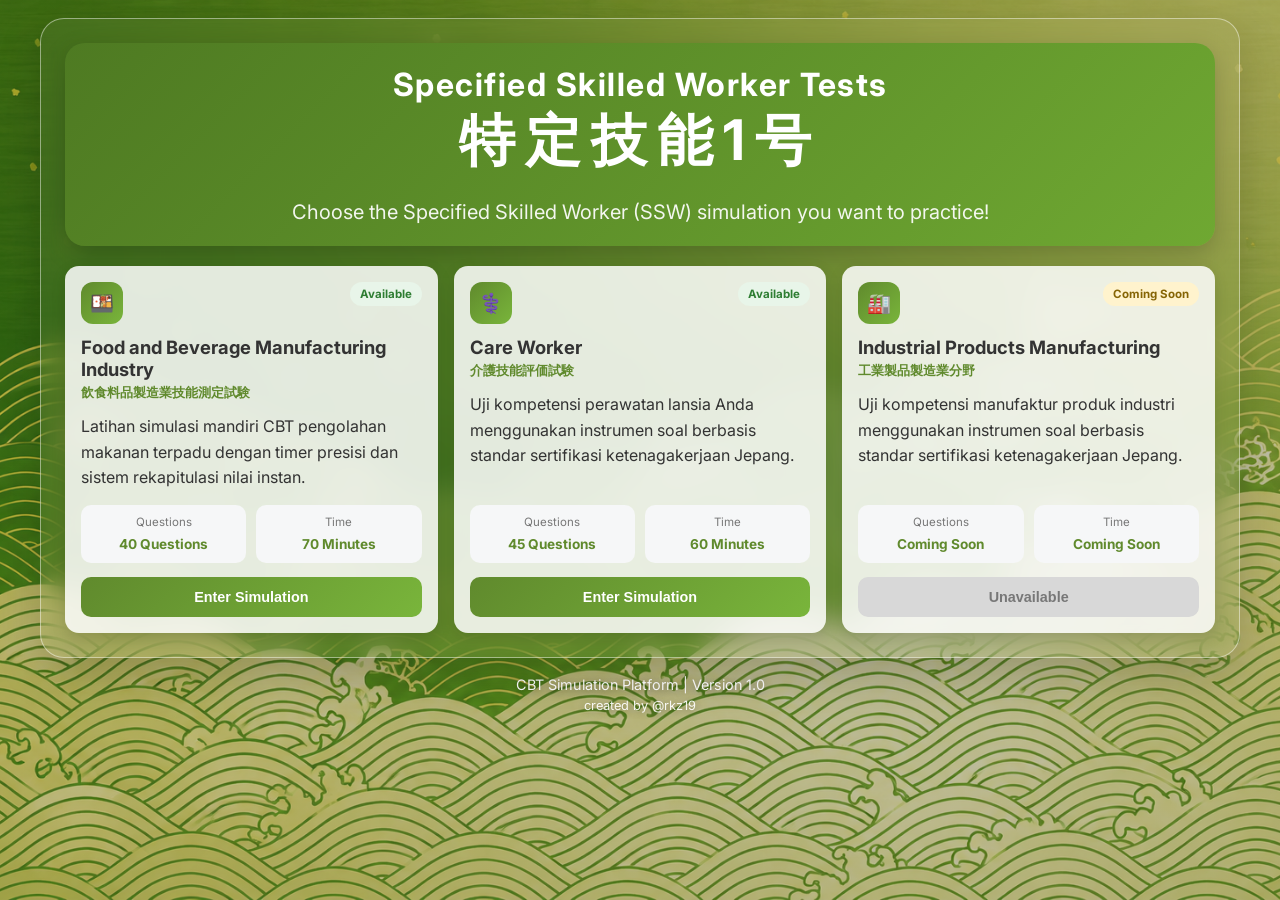
<file: index.html>
<!DOCTYPE html>
<html lang="id">
<head>
    <meta charset="UTF-8">
    <meta name="viewport" content="width=device-width, initial-scale=1.0">
    <title>SSW TESTS</title>

    <link rel="icon" type="image/png" href="iconweb.png">

    <link rel="stylesheet" href="css/home.css">
</head>
<body>

<div class="wrapper">

    <header class="hero">
        <div class="hero-badge">Specified Skilled Worker Tests</div>
        <h1>特定技能1号</h1>
        <p>Choose the Specified Skilled Worker (SSW) simulation you want to practice!</p>
    </header>

    <main class="simulation-grid">

        <section class="simulation-card">
            <div class="card-top">
            <div class="card-icon" aria-hidden="true">🍱</div>
                <span class="status available">Available</span>
            </div>
            <div class="card-body">
                <h2>Food and Beverage Manufacturing Industry</h2>
                <div class="jp-title">飲食料品製造業技能測定試験</div>
                <p>Latihan simulasi mandiri CBT pengolahan makanan terpadu dengan timer presisi dan sistem rekapitulasi nilai instan.</p>
                <div class="card-info">
                    <div class="info-box">
                        <span>Questions</span>
                        <strong id="pm-total-question">Loading...</strong>
                    </div>
                    <div class="info-box">
                        <span>Time</span>
                        <strong id="pm-duration">Loading...</strong>
                    </div>
                </div>
            </div>
            <div class="card-action">
                <button type="button" class="btn-start" onclick="selectExam('pm')">Enter Simulation</button>
            </div>
        </section>

        <section class="simulation-card">
            <div class="card-top">
                <div class="card-icon" aria-hidden="true">⚕️</div>
                <span class="status available">Available</span>
            </div>
            <div class="card-body">
                <h2>Care Worker</h2>
                <div class="jp-title">介護技能評価試験</div>
                <p>Uji kompetensi perawatan lansia Anda menggunakan instrumen soal berbasis standar sertifikasi ketenagakerjaan Jepang.</p>
                <div class="card-info">
                    <div class="info-box">
                        <span>Questions</span>
                        <strong id="kaigo-total-question">Loading...</strong>
                    </div>
                    <div class="info-box">
                        <span>Time</span>
                        <strong id="kaigo-duration">Loading...</strong>
                    </div>
                </div>
            </div>
            <div class="card-action">
                <button type="button" class="btn-start" onclick="selectExam('kaigo')">Enter Simulation</button>
            </div>
        </section>

        <section class="simulation-card disabled">
    <div class="card-top">
        <div class="card-icon" aria-hidden="true">🏭</div>
        <span class="status soon">Coming Soon</span>
    </div>

    <div class="card-body">
        <h2>Industrial Products Manufacturing</h2>
        <div class="jp-title">工業製品製造業分野</div>

        <p>
            Uji kompetensi manufaktur produk industri menggunakan instrumen soal
            berbasis standar sertifikasi ketenagakerjaan Jepang.
        </p>

        <div class="card-info">
            <div class="info-box">
                <span>Questions</span>
                <strong>Coming Soon</strong>
            </div>

            <div class="info-box">
                <span>Time</span>
                <strong>Coming Soon</strong>
            </div>
        </div>
    </div>

    <div class="card-action">
        <button type="button" class="btn-disabled" disabled>
            Unavailable
        </button>
    </div>
</section>

    </main>

    
</div>

<footer class="footer">
    <p>CBT Simulation Platform | Version 1.0</p>
    <small>created by @rkz19</small>
</footer>


<script src="js/config.js"></script>
<script>
    document.addEventListener("DOMContentLoaded", async () => {

    const pm = await loadConfig("pm");

    if(pm){

        document.getElementById("pm-total-question").textContent =
            `${pm.totalQuestions} Questions`;

        document.getElementById("pm-duration").textContent =
            `${pm.durationMinutes} Minutes`;
    }

    const kaigo = await loadConfig("kaigo");

    if(kaigo){

        document.getElementById("kaigo-total-question").textContent =
            `${kaigo.totalQuestions} Questions`;

        document.getElementById("kaigo-duration").textContent =
            `${kaigo.durationMinutes} Minutes`;
    }

});

function selectExam(category){

    localStorage.setItem("examCategory", category);

    window.location.href = "dashboard.html";

}
</script>
</body>
</html>
</file>
<file: css/home.css>
@import url('https://fonts.googleapis.com/css2?family=Inter:wght@400;500;600;700&display=swap');

:root{
    --primary:#608a2d;
    --primary-dark:#507a1c;
    --text:#333;
}

*{
    margin:0;
    padding:0;
    box-sizing:border-box;
}

body{
    font-family:'Inter',sans-serif;
    background:
        linear-gradient(rgba(0,0,0,.25),rgba(0,0,0,.25)),
        url('../backgroundpb.png') center/cover fixed;
    min-height:100vh;
    padding:18px;
    color:var(--text);
    overflow-x: hidden; /* Mencegah scrollbar horizontal pada Android */
}

.wrapper{
    width:100%;
    max-width:1200px;
    margin:auto;

    background:rgba(255,255,255,.05);
    backdrop-filter:blur(14px);
    -webkit-backdrop-filter: blur(14px);

    border-radius:24px;
    padding:24px;

    border:1px solid rgba(255,255,255,.45);
    box-shadow:0 18px 45px rgba(0,0,0,.18);
}

/* HERO */
.hero{
    background:linear-gradient(135deg,#4e7a22,#6fa832);
    color:#fff;
    border-radius:20px;
    padding:22px 28px;
    margin-bottom:20px;
    box-shadow:0 8px 25px rgba(0,0,0,.18);
    text-align:center;
}
.hero-badge{
    font-size:2rem;
    font-weight:700;
    letter-spacing:1.5px;
}

.hero h1{
    font-size:3.5rem;
    font-weight:700;
    letter-spacing:10px;
    margin-bottom:6px;
}

.hero p{
    font-size:1.25rem;
    opacity:.92;
    margin-top:20px;
}

/* GRID */
.simulation-grid{
    display:grid;
    grid-template-columns:repeat(auto-fit,minmax(260px,1fr));
    gap:16px;
}

/* CARD */
.simulation-card{
    background:rgba(255,255,255,.85);
    border-radius:14px;
    padding:16px;

    display:flex;
    flex-direction:column;

    height:100%;

    box-shadow:0 5px 15px rgba(0,0,0,.12);
    transition:.22s ease;
}

.simulation-card:hover{
    transform:translateY(-4px);
    box-shadow:0 12px 24px rgba(0,0,0,.14);
}

.card-top{
    display:flex;
    justify-content:space-between;
    align-items:flex-start;
    margin-bottom:12px;
}

.card-icon{
    width:42px;
    height:42px;
    border-radius:12px;
    font-size:1.2rem;
    background:linear-gradient(135deg,var(--primary),#79b53b);
    display:flex;
    align-items:center;
    justify-content:center;
    color:#fff;
}

.status{
    font-size:.72rem;
    font-weight:700;
    padding:5px 10px;
    border-radius:20px;
}

.available{
    background:#e8f5e9;
    color:#2e7d32;
}

.soon{
    background:#fff3cd;
    color:#856404;
}

.card-body{
    flex:1;
    display:flex;
    flex-direction:column;
}

.card-body p{
    min-height:72px;
    line-height:1.6;
    margin-bottom:14px;
}

.card-info{
    display:flex;
    gap:10px;
    margin-top:auto;
}

.card-body h2{
    font-size:1.15rem;
    margin-bottom:4px;
    color:#333;
}

.jp-title{
    font-size:.82rem;
    color:var(--primary);
    font-weight:600;
    margin-bottom:12px;
}

.info-box{
    flex:1;
    background:#f6f7f8;
    border-radius:10px;
    padding:10px;
    text-align:center;
}

.info-box span{
    display:block;
    font-size:.72rem;
    color:#777;
    margin-bottom:4px;
}

.info-box strong{
    font-size:.85rem;
    color:var(--primary);
}

.card-action{
    margin-top:14px;
}

.btn-start,
.btn-disabled{
    width:100%;
    display:block;
    text-align:center;
    padding:12px; /* Ditingkatkan sedikit untuk kenyamanan tap di Android */
    border-radius:10px;
    font-weight:700;
    text-decoration:none;
    font-size:.9rem;
    border: none;
    cursor: pointer;
}

.btn-start{
    background:linear-gradient(135deg,var(--primary),#79b53b);
    color:#fff;
}

.btn-start:hover{
    background:linear-gradient(135deg,var(--primary-dark),var(--primary));
}

.btn-disabled{
    background:#d8d8d8;
    color:#777;
    cursor:not-allowed;
}

.footer{
    max-width:1200px;
    margin:18px auto 0;
    text-align:center;
    color:#fff;
    font-size:.9rem;
    text-shadow:0 2px 8px rgba(0,0,0,.45);
}

.footer small{
    display:block;
    margin-top:5px;
    opacity:.9;
    font-size:.8rem;
}

/* MEDIA QUERY OPTIMIZATION FOR ANDROID/MOBILE */
@media(max-width:768px){
    body{
        padding:10px;
    }

    .wrapper{
        padding:15px;
        border-radius:16px;
    }

    .hero{
        padding:18px 14px;
        border-radius:14px;
    }

    .hero-badge{
        font-size:1.4rem;
    }

    .hero h1{
        font-size:1.8rem;
        letter-spacing:4px;
    }

    .hero p{
        font-size:1rem;
        margin-top:10px;
    }

    .simulation-grid{
        grid-template-columns:1fr;
        gap:14px;
    }
}
</file>
<file: css/main.css>
@import url('https://fonts.googleapis.com/css2?family=Inter:wght@400;600;700&display=swap');

:root {
    --primary-color: #608a2d;
    --primary-hover: #507a1c;
    --success-color: #28a745;
    --danger-color: #dc3545;
    --warning-color: #ffc107;
    --text-color: #333;
    --panel-shadow: 0 8px 22px rgba(0,0,0,.18);
}

* {
    margin: 0;
    padding: 0;
    box-sizing: border-box;
}

body {
    font-family: 'Inter', sans-serif;
    background:
        linear-gradient(rgba(0,0,0,.25), rgba(0,0,0,.25)),
        url('../backgroundpb.png') center/cover fixed;
    background-color: #4a7a3a;
    color: var(--text-color);
    line-height: 1.6;
    padding: 30px 30px 30px 0;
    min-height: 100vh;
    display: flex;
    justify-content: flex-end;
    align-items: flex-start;
    position: relative;
    overflow-x: hidden;
}

/* ==========================
   BRAND
========================== */
.brand-label {
    position: absolute;
    top: 25px;
    left: 30px;
    z-index: 1000;
    display: flex;
    align-items: center;
    gap: 16px;
    background: transparent;
    padding: 0;
    box-shadow: none;
}

.brand-icon-box {
    width: 70px;
    height: 60px;
    display: flex;
    justify-content: center;
    align-items: center;
    background: #ffffff;
    border-radius: 8px;
    box-shadow: 0 8px 22px rgba(0,0,0,.18);
    flex-shrink: 0;
}

.brand-icon {
    width: 60px;
    height: 60px;
    display: block;
    object-fit: contain;
}

.brand-text {
    color: #ffffff;
    font-size: 1.55rem;
    font-weight: 800;
    line-height: 1.15;
    text-shadow: 0 3px 10px rgba(0,0,0,.35);
}

/* ==========================
   MAIN CONTAINER
========================= */
.container {
    width: 100%;
    max-width: 760px;
    padding: 24px;
    background: rgba(255, 255, 255, .05);
    backdrop-filter: blur(14px);
    -webkit-backdrop-filter: blur(14px);
    border-radius: 24px;
    border: 1px solid rgba(255, 255, 255, .65);
    box-shadow: 0 18px 45px rgba(0,0,0,.16);
}

/* HEADER */
.dash-header {
    background: linear-gradient(135deg, #4e7a22, #6fa832);
    color: #fff;
    padding: 22px 30px 18px;
    border-radius: 16px;
    text-align: center;
    margin-bottom: 16px;
    box-shadow: 0 4px 15px rgba(0,0,0,.2);
}

.dash-header h1 {
    font-size: 2rem;
    font-weight: 700;
    letter-spacing: 5px;
    line-height: 1.3;
    margin-bottom: 5px;
}

.dash-header p {
    font-size: 1.5rem;
    opacity: .9;
    letter-spacing: 3px;
}

/* STATS */
.stats-section {
    display: grid;
    grid-template-columns: repeat(3, 1fr);
    gap: 12px;
    margin-bottom: 16px;
}

.stat-card {
    background: rgba(255, 255, 255, .75);
    padding: 16px 12px;
    text-align: center;
    border-radius: 14px;
    border: 1px solid rgba(255, 255, 255, .8);
    box-shadow: 0 2px 10px rgba(0,0,0,.07);
    backdrop-filter: blur(6px);
    -webkit-backdrop-filter: blur(6px);
}

.stat-card h3 {
    font-size: .72rem;
    color: #6a9a3a;
    margin-bottom: 8px;
    text-transform: uppercase;
    font-weight: 700;
}

.stat-card p {
    font-size: 2rem;
    font-weight: 700;
    color: #4a7a22;
}

/* ACTION BUTTONS */
.action-section {
    width: 100%;
    margin-bottom: 18px;
}

.action-buttons {
    display: grid;
    grid-template-columns: 2.05fr 1fr;
    gap: 12px;
    width: 100%;
}

.btn {
    display: inline-block;
    padding: 12px 24px;
    border: none;
    border-radius: 10px;
    cursor: pointer;
    font-weight: 700;
    transition: .2s;
    text-align: center;
}

.btn:hover {
    transform: translateY(-2px);
}

.btn-start {
    height: 72px;
    background: linear-gradient(135deg, #4e7a22,#6fa832);
    color: white;
    font-size: 1.55rem;
    font-weight: 700;
    letter-spacing: 1.5px;
    box-shadow: var(--panel-shadow);
}

.btn-kotoba {
    height: 72px;
    background: #1e293b;
    color: white;
    font-size: 1.55rem;
    font-weight: 700;
    letter-spacing: 1px;
    box-shadow: var(--panel-shadow);
}

.btn-primary {
    background: var(--primary-color);
    color: white;
}

.btn-primary:hover {
    background: var(--primary-hover);
}

.btn-secondary {
    background: #e2e6ea;
    color: #495057;
}

.btn-secondary:hover {
    background: #cbd5e1;
}

/* HISTORY */
.history-section {
    display: flex;
    flex-direction: column;
    background: rgba(255, 255, 255, .9);
    border-radius: 16px;
    padding: 20px;
}

.history-section h2 {
    font-size: 1.15rem;
    margin-bottom: 12px;
    color: #3a5a1a;
}

.table-responsive {
    overflow-x: auto; /* Memungkinkan horizontal scroll di HP pada tabel riwayat */
    -webkit-overflow-scrolling: touch;
    background: white;
    border-radius: 12px;
    width: 100%;
}

table {
    width: 100%;
    border-collapse: collapse;
    text-align: center;
    font-size: .9rem;
}

th, td {
    padding: 12px;
    border-bottom: 1px solid #ddd;
    white-space: nowrap;
}

th {
    background: #f5faf0;
    color: #5a7a3a;
}

.status-pass {
    color: var(--success-color);
    font-weight: 700;
}

.status-fail {
    color: var(--danger-color);
    font-weight: 700;
}

.btn-review {
    background: #608a2d;
    color: #fff;
    border: none;
    border-radius: 6px;
    padding: 6px 12px;
    font-size: .8rem;
    font-weight: 600;
    cursor: pointer;
    transition: all .2s ease;
    box-shadow: 0 2px 6px rgba(0,0,0,.15);
}

.btn-review:hover {
    background: #507a1c;
    transform: translateY(-2px);
}

.history-action {
    margin-top: 15px;
    display: flex;
    justify-content: flex-end;
}

.btn-remove {
    background: #be2d3b;
    color: white;
    font-size: .9rem;
    padding: 10px 20px;
    border-radius: 8px;
    font-weight: 700;
}

.btn-remove:hover {
    background: #861e28;
}

/* MODAL BOX */
.modal-overlay {
    display: none;
    position: fixed;
    inset: 0;
    background: rgba(0,0,0,.55);
    z-index: 9999;
    justify-content: center;
    align-items: center;
    padding: 15px; /* Memberikan batas agar tidak mepet tepi HP */
}

.modal-content {
    background: white;
    padding: 24px;
    border-radius: 20px;
    width: 100%;
    max-width: 400px;
    text-align: center;
    box-shadow: 0 15px 35px rgba(0, 0, 0, 0.25);
}

.modal-content h2 {
    color: #608a2d;
    font-size: 2rem;
    font-weight: 800;
    margin-bottom: 5px;
}

#modal-info {
    font-size: 1.25rem;
    line-height: 1.5;
    color: #334155;
    margin: 20px 0;
}

.modal-actions {
    display: flex;
    flex-direction: column;
    gap: 10px;
    margin-top: 20px;
}

.modal-actions .btn {
    width: 100%;
    font-size: 1.1rem;
    padding: 12px 24px;
}

/* ==========================
   TOMBOL KEMBALI (BACK BUTTON)
========================== */
.btn-back {
    position: fixed;
    top: 85px;
    left: 400px;
    width: 112px;
    height: 44px;
    border: 1px solid rgba(255, 255, 255, 0.45);
    border-radius: 20px;
    background: linear-gradient(135deg, #4e7a22, #6fa832);
    color: #ffffff;
    font-size: 15px;
    font-weight: 700;
    letter-spacing: 1px;
    cursor: pointer;
    display: flex;
    align-items: center;
    justify-content: center;
    gap: 8px;
    box-shadow: 0 8px 24px rgba(78, 122, 34, 0.35);
    transition: all 0.3s cubic-bezier(0.175, 0.885, 0.32, 1.275); 
    z-index: 1000;
}

.btn-back::before {
    content: "◀";
    font-size: 11px;
    transition: transform 0.2s ease;
}

.btn-back:hover {
    background: linear-gradient(135deg, #5c8f28, #7ebd3a);
    transform: translateY(-3px);
}

/* RESPONSIVE LAYOUT FOR ANDROID */
@media(max-width:900px){
    body {
        justify-content: center;
        padding: 120px 15px 80px 15px; /* Menambah padding bawah agar tidak tertutup tombol back */
    }

    .container {
        max-width: 100%;
    }

    .brand-label {
        left: 50%;
        transform: translateX(-50%);
        width: max-content;
    }
}

@media(max-width:768px){
    .btn-back {
        position: fixed;
        left: 15px;
        bottom: 15px;
        top: auto;
        width: auto;
        height: auto;
        padding: 10px 18px;
        font-size: 14px;
        box-shadow: 0 6px 18px rgba(0,0,0,0.3);
    }
}

@media(max-width:480px){
    .dash-header {
        padding: 16px 10px;
    }

    .dash-header h1 {
        font-size: 1.4rem;
        letter-spacing: 2px;
    }

    .dash-header p {
        font-size: 1rem;
        letter-spacing: 1px;
    }

    .stats-section {
        grid-template-columns: 1fr;
        gap: 8px;
    }

    .stat-card {
        padding: 10px;
    }

    .stat-card p {
        font-size: 1.5rem;
    }

    .action-buttons {
        grid-template-columns: 1fr; /* Tombol bertumpuk vertikal di layar HP sempit */
    }

    .btn-start, .btn-kotoba {
        height: 60px;
        font-size: 1.2rem;
    }

    .modal-content {
        padding: 20px 15px;
    }

    .modal-content h2 {
        font-size: 1.6rem;
    }

    #modal-info {
        font-size: 1.1rem;
    }
}
</file>
<file: css/prometric.css>
/* css/prometric.css */

/* ===== RESET & FONT ===== */
* {
    box-sizing: border-box;
    margin: 0;
    padding: 0;
    font-family: 'Inter', -apple-system, sans-serif;
}

/* ===== VARIABEL WARNA ===== */
:root {
    --bg-header:         #1e293b;
    --bg-sidebar-header: #f1f5f9;
    --border-color:      #cbd5e1;
    --primary-blue:      #0f172a;
    --accent-green:      #608a2d;
    --success-green:     #608a2d;
    --answered-blue:     #1e293b;
    --warning-yellow:    #f59e0b;
    --danger-red:        #ef4444;
}

body.prometric-body {
    display: flex;
    flex-direction: column;
    height: 100vh;
    overflow: hidden;
    background-color: #f1f5f9;
}

/* ===== HEADER ATAS ===== */
.prometric-header {
    background: linear-gradient(135deg, #1e293b, #2d3f55);
    color: #ffffff;
    display: flex;
    justify-content: space-between;
    align-items: center;
    padding: 14px 24px;
    border-bottom: 1px solid #334155;
    box-shadow: 0 2px 8px rgba(0,0,0,0.2);
}

.exam-title .title-main {
    font-weight: 700;
    font-size: 1.1em;
    display: block;
    letter-spacing: 0.3px;
}

.exam-title .title-sub {
    font-size: 0.92rem;
    color: #94a3b8;
    margin-top: 3px;
}

.header-right {
    display: flex;
    align-items: center;
    gap: 12px;
}

.progress-info {
    font-size: 0.85rem;
    background-color: rgba(255,255,255,0.08);
    padding: 6px 12px;
    border-radius: 8px;
    color: #cbd5e1;
    border: 1px solid #334155;
}

.timer-box {
    background-color: #ffffff;
    color: #0f172a;
    padding: 6px 14px;
    border-radius: 8px;
    font-weight: 700;
    font-size: 1.05rem;
    border: 1px solid var(--border-color);
    display: flex;
    align-items: center;
    gap: 6px;
    box-shadow: 0 1px 4px rgba(0,0,0,0.1);
}

.timer-clock { color: var(--danger-red); }

/* ===== SUBHEADER ===== */
.prometric-subheader {
    display: flex;
    justify-content: space-between;
    align-items: center;
    padding: 6px 16px;
    background: linear-gradient(135deg, #4e7a22, #6fa832);
    color: #ffffff;
    font-size: 0.88rem;
    font-weight: 600;
    letter-spacing: 0.2px;
    box-shadow: 0 1px 4px rgba(0,0,0,0.15);
}

.subheader-left,
.subheader-right { color: #ffffff; }

/* ===== TOMBOL KONTROL HEADER ===== */
.btn-ctrl {
    padding: 8px 14px;
    font-size: 0.85rem;
    font-weight: 600;
    border: none;
    border-radius: 8px;
    cursor: pointer;
    transition: all 0.2s ease;
}

.btn-pause {
    background-color: rgba(255,255,255,0.92);
    color: #1e293b;
    padding: 8px 15px;
    font-size: 0.9rem;
    border-radius: 8px;
    box-shadow: 0 1px 4px rgba(0,0,0,0.1);
}
.btn-pause:hover  { background-color: #e2e8f0; transform: translateY(-2px); }

.btn-finish {
    background: linear-gradient(135deg, #f4d06a, #F4D994);
    color: #78450a;
    padding: 9px 26px;
    font-size: 0.9rem;
    font-weight: 700;
    border-radius: 8px;
    box-shadow: 0 2px 6px rgba(244,185,60,0.3);
}
.btn-finish:hover  { background: linear-gradient(135deg, #e6c060, #e8c87a); transform: translateY(-2px); }
.btn-finish:active { transform: scale(0.97); }

/* ===== LAYOUT TENGAH ===== */
.prometric-main {
    display: flex;
    flex-direction: row;
    flex: 1;
    overflow: hidden;
}

/* ===== SIDEBAR KIRI ===== */
.exam-sidebar {
    width: 200px;
    background-color: #ffffff;
    border-right: 1px solid var(--border-color);
    display: flex;
    flex-direction: column;
    box-shadow: 2px 0 8px rgba(0,0,0,0.04);
}

.sidebar-header {
    padding: 14px;
    background: linear-gradient(135deg, #f1f5f9, #e8eef5);
    border-bottom: 1px solid var(--border-color);
    text-align: center;
}

.sidebar-header h3 {
    font-size: 0.95rem;
    color: #1e293b;
    font-weight: 700;
    letter-spacing: 0.3px;
}

.sidebar-header p {
    font-size: 0.75rem;
    color: #64748b;
    margin-top: 2px;
}

/* Grid Nomor Soal */
.question-grid {
    display: grid;
    grid-template-columns: repeat(5, 30px);
    column-gap: 6px;
    row-gap: 6px;
    padding: 10px;
    justify-content: center;
    overflow-y: auto;
    flex: 1;
}

.grid-item{
    background:#ffffff;
    border:1px solid #cbd5e1;
    color:#475569;
    border-radius:6px;
    width:30px;
    height:30px;
    display:flex;
    align-items:center;
    justify-content:center;
    font-weight:600;
    font-size:.78rem;
    cursor:pointer;
    transition:all .2s ease;
}

.grid-item:hover{
    border-color:#1e293b;
    background:#f8fafc;
}

.grid-item.aktif{
    background:#1e293b;
    border:2px solid #1e293b;
    color:#ffffff;
    box-shadow:0 2px 8px rgba(30,41,59,.35);
}

.grid-item.sudah{
    background:#608a2d;
    border:2px solid #608a2d;
    color:#ffffff;
    box-shadow:0 2px 8px rgba(96,138,45,.35);
}

.grid-item.ragu{
    background:#f59e0b;
    border:2px solid #d08600;
    color:#ffffff;
    box-shadow:0 2px 8px rgba(245,158,11,.35);
}

.legend-color.aktif{
    background:#1e293b;
    border-color:#1e293b;
}

.legend-color.sudah{
    background:#608a2d;
    border-color:#608a2d;
}

.legend-color.belum{
    background:#ffffff;
    border:1px solid #cbd5e1;
}

.legend-color.ragu{
    background:#f59e0b;
    border-color:#d08600;
}

.grid-legend {
    padding: 12px;
    border-top: 1px solid var(--border-color);
    background: linear-gradient(135deg, #f1f5f9, #e8eef5);
    display: flex;
    flex-direction: column;
    gap: 7px;
    font-size: 0.78rem;
}

.legend-item {
    display: flex;
    align-items: center;
    gap: 8px;
    color: #475569;
    font-weight: 500;
}

.legend-color{
    width:14px;
    height:14px;
    border-radius:4px;
    flex-shrink:0;
}

/* ===== KONTEN SOAL (KANAN) ===== */
.exam-content {
    flex: 1;
    padding: 32px;
    overflow-y: auto;
    display: flex;
    justify-content: center;
    background-color: #f8fafc;
    -webkit-overflow-scrolling: touch;
}

.question-container-box {
    width: 100%;
    max-width: 1100px;
}

.question-header {
    display: flex;
    justify-content: space-between;
    align-items: center;
    margin-bottom: 24px;
    border-bottom: 2px solid #e2e8f0;
    padding-bottom: 12px;
}

.question-header h2 {
    font-size: 1.3rem;
    color: #0f172a;
    font-weight: 700;
}

.category-badge {
    display: none;
    background-color: #e0f2fe;
    color: #0369a1;
    padding: 6px 12px;
    border-radius: 20px;
    font-size: 0.8rem;
    font-weight: 600;
}

.question-body {
    font-size: 1.4rem;
    line-height: 1.7;
    color: #1e293b;
    margin-bottom: 32px;
    font-weight: 500;
    letter-spacing: 0.1rem;
    text-align: left;
}

/* ===== PILIHAN JAWABAN ===== */
.options-container {
    display: flex;
    flex-direction: column;
    gap: 12px; /* Ditingkatkan jaraknya sedikit untuk kemudahan tekan */
}

.option-row {
    display: flex;
    align-items: center;
    width: 100%;
    background-color: #ffffff;
    border: 1.5px solid #d8dee7;
    border-radius: 10px;
    padding: 16px 20px; /* Ditingkatkan untuk kenyamanan sentuh jari di Android */
    text-align: left;
    cursor: pointer;
    transition: all 0.2s ease;
    box-shadow: 0 1px 3px rgba(0,0,0,0.04);
}

.option-row:hover {
    background-color: #eeeeee;
    border-color: #94a3b8;
    box-shadow: 0 2px 8px rgba(0,0,0,0.08);
    transform: translateY(-1px);
}

.option-row.selected {
    background-color: #dde6d5;
    border: 2px solid #608a2d;
    box-shadow: 0 0 0 2px rgba(96,138,45,0.2);
}

.option-badge {
    width: 34px;
    height: 34px;
    line-height: 32px;
    text-align: center;
    border: 1.5px solid #dde3ec;
    border-radius: 8px;
    font-weight: 700;
    font-size: 0.95rem;
    color: #475569;
    margin-right: 16px;
    background-color: #f8fafc;
    flex-shrink: 0;
    transition: all 0.2s ease;
}

.option-row.selected .option-badge {
    background-color: var(--accent-green);
    color: #ffffff;
    border-color: var(--accent-green);
    box-shadow: 0 2px 6px rgba(96,138,45,0.3);
}

.option-text {
    font-size: 1.3rem;
    color: #334155;
    font-weight: 500;
    letter-spacing: 0.1rem;
    text-align: left;
}

.question-body,
.option-text {
    white-space: normal;
    word-break: normal;
    overflow-wrap: break-word;
    hyphens: auto;
}

/* ===== FOOTER NAVIGASI ===== */
.prometric-footer {
    background-color: #ffffff;
    border-top: 1px solid var(--border-color);
    padding: 14px 24px;
    display: flex;
    justify-content: space-between;
    align-items: center;
    box-shadow: 0 -2px 8px rgba(0,0,0,0.05);
}

.btn-nav {
    padding: 11px 24px;
    font-size: 0.92rem;
    font-weight: 600;
    border: 1.5px solid var(--border-color);
    border-radius: 8px;
    cursor: pointer;
    transition: all 0.2s ease;
    letter-spacing: 0.3px;
}

.btn-secondary       { background-color: #ffffff; color: #475569; }
.btn-secondary:hover { background-color: #e2e8f0; transform: translateY(-2px); box-shadow: 0 2px 6px rgba(0,0,0,0.08); }

.btn-primary { 
    background: linear-gradient(135deg, #1e293b, #2d3f55); 
    color: white; 
    border: none; 
    box-shadow: 0 2px 6px rgba(30, 41, 59, 0.3); 
}

.btn-primary:hover { 
    background: linear-gradient(135deg, #151d2a, #223042);
    transform: translateY(-2px); 
}

.btn-submit          { background: linear-gradient(135deg, #4e7a22, #6fa832); color: white; border: none; box-shadow: 0 2px 6px rgba(80,130,30,0.3); }
.btn-submit:hover    { background: linear-gradient(135deg, #436818, #5e9028); transform: translateY(-2px); }

.btn-flag            { background: linear-gradient(135deg, #d08600, #f59e0b); border-color: #fde68a; color: #ffffff; box-shadow: 0 2px 6px rgba(240,158,0,0.25); }
.btn-flag:hover      { background: linear-gradient(135deg, #b87500, #e08f00); transform: translateY(-2px); }
.btn-flag.flagged    {
    background: linear-gradient(135deg, #b45309, #d97706);
    color: #ffffff;
    border-color: #92400e;
    box-shadow: 0 0 0 3px rgba(217,119,6,0.35), 0 2px 8px rgba(180,83,9,0.4);
    transform: scale(1.03);
}

/* ===== PAUSE OVERLAY ===== */
.pause-overlay {
    position: fixed;
    inset: 0;
    background-color: rgba(15, 23, 42, 0.85);
    display: flex;
    justify-content: center;
    align-items: center;
    z-index: 9999;
    opacity: 0;
    pointer-events: none;
    transition: opacity 0.3s ease;
    backdrop-filter: blur(3px);
    -webkit-backdrop-filter: blur(3px);
}

.pause-overlay.active {
    opacity: 1;
    pointer-events: auto;
}

body.paused .prometric-header,
body.paused .prometric-main,
body.paused .prometric-footer {
    filter: blur(5px);
    pointer-events: none;
    user-select: none;
}

.pause-card {
    background-color: #ffffff;
    padding: 36px 32px;
    border-radius: 16px;
    text-align: center;
    max-width: 450px;
    width: 90%;
    box-shadow: 0 24px 40px rgba(0,0,0,0.25);
}

.pause-card h2 { color: #0f172a; margin-bottom: 12px; font-size: 2.2rem; font-weight: 800; }
.pause-card p  { color: #64748b; font-size: 1.1rem; margin-bottom: 28px; line-height: 1.6; }

.btn-resume       { background: linear-gradient(135deg, #4e7a22, #6fa832); color: white; border: none; padding: 13px 32px; font-size: 1rem; font-weight: 700; border-radius: 8px; cursor: pointer; box-shadow: 0 4px 12px rgba(80,130,30,0.35); transition: all 0.2s ease; }
.btn-resume:hover { background: linear-gradient(135deg, #436818, #5e9028); transform: translateY(-2px); }

/* ===== FURIGANA (RUBY) ===== */
ruby { ruby-align: space-around; display: ruby; }
rt   { font-size: 0.65em; letter-spacing: 0.05em; white-space: nowrap; margin-bottom: 2px; }
rb   { letter-spacing: 0.08em; }

.soal-container,
.pilihan-container { line-height: 2.5; }

/* ===== RESPONSIVE DECENTRALIZATION FOR ANDROID ===== */
@media (max-width: 768px) {
    body.prometric-body  { overflow-y: auto; height: auto; }
    .prometric-header    { flex-direction: column; gap: 8px; padding: 10px; text-align: center; }
    .header-right        { width: 100%; justify-content: center; font-size: 0.85rem; flex-wrap: wrap; gap: 8px; }

    .prometric-main      { flex-direction: column; overflow: visible; }
    .exam-sidebar        { width: 100%; border-right: none; border-bottom: 1px solid var(--border-color); }
    
    .question-grid       { 
        grid-template-columns: repeat(10, 1fr); /* kisi grid nomor yang lebih lebar di HP portrait */
        padding: 10px; 
        gap: 4px; 
        max-height: 150px; /* Batasi tinggi area nomor agar tidak makan layar */
    }
    
    .grid-item {
        width: 32px;
        height: 32px;
        font-size: 0.8rem;
    }

    .grid-legend         { flex-direction: row; flex-wrap: wrap; justify-content: space-around; padding: 8px; }

    .exam-content        { padding: 16px; overflow-y: visible; }
    .question-body       { font-size: 1.15rem; margin-bottom: 20px; line-height: 1.6; }
    .option-text         { font-size: 1.1rem; }
    .option-row          { padding: 12px 16px; }

    .prometric-footer    { 
        position: sticky; 
        bottom: 0; 
        padding: 10px; 
        box-shadow: 0 -4px 12px rgba(0,0,0,0.08); 
        background-color: #ffffff;
        z-index: 999;
    }
    .btn-nav             { padding: 10px 14px; font-size: 0.8rem; }
}
</file>
<file: css/kotoba.css>
@import url('https://fonts.googleapis.com/css2?family=Inter:wght@400;600;700&display=swap');

:root {
    --primary-color: #608a2d;
    --primary-hover: #507a1c;
    --success-color: #28a745;
    --danger-color: #dc3545;
    --warning-color: #ffc107;
    --text-color: #333;
    --panel-shadow: 0 8px 22px rgba(0,0,0,.18);
}

* {
  margin: 0;
  padding: 0;
  box-sizing: border-box;
  font-family: 'Inter', sans-serif;
}

body {
  min-height: 100vh;
  padding: 20px;
  background: #ffe6ef;
  background-image: url("../backgroundpb.png");
  background-size: cover;
  background-position: center;
  background-attachment: fixed;
  overflow-x: hidden;
}

/* =========================
   CONTAINER
========================= */

.container {
  max-width: 900px;
  margin: auto;
  background: rgba(255, 255, 255, 0.15);
  backdrop-filter: blur(14px);
  -webkit-backdrop-filter: blur(14px);
  border-radius: 30px;
  padding: 20px;
  border: 1px solid rgba(255, 255, 255, 0.65);
  box-shadow: 0 18px 45px rgba(0, 0, 0, 0.16);
}

/* =========================
   JUDUL
========================= */

h1 {
  text-align: center;
  color: white;
  margin-bottom: 25px;
  font-size: 32px;
  text-shadow: 0 3px 10px rgba(0, 0, 0, 0.25);
}

/* =========================
   MENU TAB / NAVIGASI
========================= */

.menu {
  display: flex;
  justify-content: center;
  flex-wrap: wrap;
  gap: 12px;
  margin-bottom: 25px;
}

.menu button {
  width: 130px;
  background: linear-gradient(135deg, #4e7a22, #6fa832);
  color: white;
  border: none;
  padding: 14px 34px;
  border-radius: 18px;
  font-size: 16px;
  font-weight: bold;
  text-align: center;
  cursor: pointer;
  box-shadow: 0 6px 15px rgba(96, 138, 45, 0.4);
  transition: 0.25s;
}

.menu button:hover {
  transform: translateY(-3px) scale(1.03);
  box-shadow: 0 10px 20px rgba(96, 138, 45, 0.5);
}

/* =========================
   CARD (ANTI SHIFT)
========================= */

.card {
  background: rgba(255, 255, 255, 0.6);
  border-radius: 30px;
  padding: 30px 20px;
  text-align: center;
  box-shadow: 0 10px 25px rgba(0, 0, 0, 0.1);
  animation: fadeIn 0.3s ease;
  margin-bottom: 40px;
  width: 100%;
  min-height: 380px; /* Disesuaikan agar proposinya seimbang tanpa tombol di bawah */
  display: flex;
  flex-direction: column;
  justify-content: center; /* Membuat isi teks berada tepat di tengah */
  gap: 15px;
  position: relative;
}

/* Efek interaktif khusus area klik kotak Hafalan */
#hafalanBox {
  cursor: pointer;
  user-select: none;
  transition: transform 0.15s ease, box-shadow 0.15s ease, background-color 0.2s ease;
}

#hafalanBox:hover {
  background: rgba(255, 255, 255, 0.7);
  box-shadow: 0 12px 30px rgba(0, 0, 0, 0.15);
}

#hafalanBox:active {
  transform: scale(0.98); /* Efek membal saat ditekan */
}

.kotoba {
  font-size: 70px;
  color: #1e293b;
  margin-bottom: 10px;
  font-weight: bold;
  word-break: break-word;
}

ruby rt {
  font-size: 25px;
  margin-bottom: 5px;
  color: #5a7a3a;
}

/* =========================
   ARTI + PENJELASAN
========================= */

.arti {
  font-size: 38px;
  color: #4a7a22;
  font-weight: bold;
  line-height: 1.2;
  min-height: 50px; 
  display: flex;
  align-items: center;
  justify-content: center;
}

.penjelasan {
  font-size: 22px;
  color: var(--text-color);
  min-height: 80px; 
  display: flex;
  align-items: flex-start;
  justify-content: center;
  padding: 0 20px;
}

/* =========================
   KOTOBA LIST
========================= */

#kotobaListBox {
  background: rgba(255, 255, 255, 0.95);
  padding: 20px;
  border-radius: 25px;
  animation: fadeIn 0.3s ease;
}

.kotoba-item {
  background: white;
  padding: 15px;
  border-radius: 15px;
  border-left: 5px solid var(--primary-color);
  display: flex;
  flex-direction: column;
  gap: 5px;
  box-shadow: 0 2px 5px rgba(0, 0, 0, 0.05);
}

.kotoba-item ruby rt {
  font-size: 15px;
  margin-bottom: 0px;
  color: #888;
}

.kotoba-item ruby {
  font-size: 25px;
  font-weight: bold;
}

.kotoba-item .item-arti {
  font-size: 18px;
  color: #4a7a22;
  font-weight: bold;
}

.kotoba-item .item-desc {
  font-size: 14px;
  color: #666;
  line-height: 1.4;
}

#listContainer {
  max-height: 500px;
  overflow-y: auto;
  padding: 10px;
  display: flex;
  flex-direction: column;
  gap: 10px;
}

#listContainer::-webkit-scrollbar {
  width: 8px;
}

#listContainer::-webkit-scrollbar-thumb {
  background: var(--primary-color);
  border-radius: 10px;
}

.search-box input:focus {
  outline: 2px solid var(--primary-color);
  background: #fff;
}

/* =========================
   LATIHAN
========================= */

.info {
  margin-bottom: 20px;
  font-size: 18px;
  color: #666;
}

.question {
  font-size: 75px;
  color: #000;
  margin-bottom: 15px;
  font-weight: bold;
  word-break: break-all;
}

.option {
  width: 100%;
  max-width: 450px;
  margin: 8px auto;
  padding: 14px;
  border: none;
  border-radius: 20px;
  background: #e2e6ea;
  font-size: 22px;
  cursor: pointer;
  transition: 0.2s;
  color: var(--text-color);
  font-weight: 500;
  display: block;
}

.option:hover {
  transform: scale(1.02);
  background: #e2f0d5;
}

.correct {
  background: var(--success-color) !important;
  color: white;
}

.wrong {
  background: var(--danger-color) !important;
  color: white;
}

/* =========================
   RESULT BOX
========================= */

#resultBox h2 {
  color: #4a7a22;
  margin-bottom: 20px;
  font-size: 32px;
}

#resultBox p {
  margin: 12px 0;
  font-size: 22px;
  color: #555;
}

#resultBox button {
  margin-top: 25px;
  background: linear-gradient(135deg, #4e7a22, #6fa832);
  border: none;
  color: white;
  padding: 14px 24px;
  border-radius: 18px;
  font-size: 18px;
  cursor: pointer;
  box-shadow: 0 5px 15px rgba(96, 138, 45, 0.4);
}

/* =========================
   UTIL & ANIMATION
========================= */

.hidden {
  display: none !important;
}

@keyframes fadeIn {
  from {
    opacity: 0;
    transform: translateY(10px);
  }
  to {
    opacity: 1;
    transform: translateY(0);
  }
}

/* ==========================
   TOMBOL KEMBALI (BACK BUTTON)
========================== */

.btn-back {
    position: fixed;
    top: 107px;
    left: 100px;
    width: 112px;
    height: 44px;
    border: 1px solid rgba(255, 255, 255, 0.45);
    border-radius: 15px;
    background: linear-gradient(135deg, #4e7a22, #6fa832);
    color: #ffffff;
    font-size: 20px;
    font-weight: 700;
    letter-spacing: 2px;
    cursor: pointer;
    display: flex;
    align-items: center;
    justify-content: center;
    gap: 8px;
    box-shadow: 0 8px 24px rgba(78, 122, 34, 0.35);
    transition: all 0.3s cubic-bezier(0.175, 0.885, 0.32, 1.275);
    z-index: 1000;
}

.btn-back::before {
    content: "◀";
    font-size: 13px;
    transition: transform 0.2s ease;
}

.btn-back:hover {
    background: linear-gradient(135deg, #5c8f28, #7ebd3a);
    transform: translateY(-3px);
    box-shadow: 0 12px 28px rgba(78, 122, 34, 0.5);
}

.btn-back:hover::before {
    transform: translateX(-3px);
}

.btn-back:active {
    transform: translateY(1px);
    box-shadow: 0 4px 12px rgba(78, 122, 34, 0.3);
}

/* ==========================
   RESPONSIVE (HP/ANDROID)
========================== */

@media (max-width: 768px) {
  body {
    padding: 10px;
  }

  .container {
    padding: 15px;
    border-radius: 20px;
  }

  h1 {
    font-size: 24px;
    margin-bottom: 15px;
  }

  .menu button {
    width: 45%;
    padding: 12px 14px;
    font-size: 14px;
    border-radius: 12px;
  }

  .card {
    min-height: 320px; /* Dipersempit agar nyaman digunakan secara portrait di layar HP */
    padding: 20px 15px;
    border-radius: 20px;
  }

  .kotoba {
    font-size: 42px;
    margin-top: 10px;
  }

  ruby rt {
    font-size: 18px;
  }

  .arti {
    font-size: 24px;
  }

  .penjelasan {
    font-size: 16px;
    padding: 0 10px;
    min-height: 60px;
  }

  .question {
    font-size: 36px;
  }

  .option {
    font-size: 16px;
    padding: 12px;
    border-radius: 14px;
  }

  .btn-back {
      position: fixed;
      left: 15px;
      bottom: 15px;
      top: auto;
      width: auto;
      height: auto;
      padding: 10px 18px;
      font-size: 14px;
      box-shadow: 0 6px 18px rgba(0,0,0,0.3);
      border-radius: 15px;
  }
}
</file>
